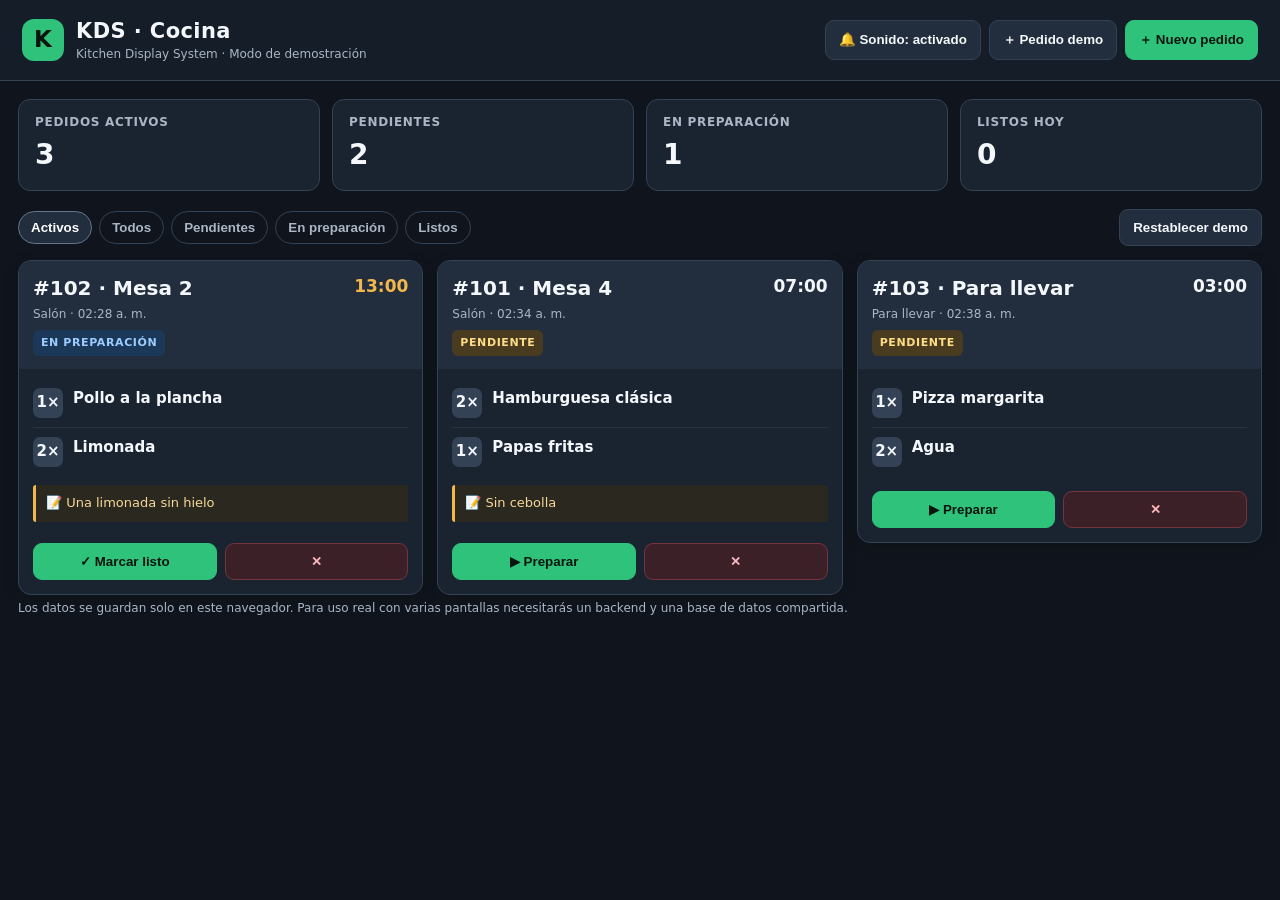
<file: index.html>
<!doctype html>
<html lang="es">
<head>
<meta charset="utf-8">
<meta name="viewport" content="width=device-width,initial-scale=1">
<title>KDS · Pantalla de cocina</title>
<link rel="stylesheet" href="./styles.css">
</head>
<body>
  <header>
    <div class="brand"><div class="logo">K</div><div><h1>KDS · Cocina</h1><div class="sub">Kitchen Display System · Modo de demostración</div></div></div>
    <div class="actions">
      <button class="btn" id="soundBtn" title="Activar o desactivar alertas">🔔 Sonido: activado</button>
      <button class="btn" id="demoBtn">＋ Pedido demo</button>
      <button class="btn primary" id="newBtn">＋ Nuevo pedido</button>
    </div>
  </header>
  <main>
    <section class="stats">
      <div class="stat"><span>Pedidos activos</span><strong id="activeCount">0</strong></div>
      <div class="stat"><span>Pendientes</span><strong id="pendingCount">0</strong></div>
      <div class="stat"><span>En preparación</span><strong id="prepCount">0</strong></div>
      <div class="stat"><span>Listos hoy</span><strong id="readyCount">0</strong></div>
    </section>
    <div class="toolbar">
      <div class="filters" id="filters">
        <button class="filter active" data-filter="active">Activos</button>
        <button class="filter" data-filter="all">Todos</button>
        <button class="filter" data-filter="pending">Pendientes</button>
        <button class="filter" data-filter="preparing">En preparación</button>
        <button class="filter" data-filter="ready">Listos</button>
      </div>
      <div class="actions"><button class="btn" id="resetBtn">Restablecer demo</button></div>
    </div>
    <section class="board" id="board" aria-live="polite"></section>
    <p class="hint">Los datos se guardan solo en este navegador. Para uso real con varias pantallas necesitarás un backend y una base de datos compartida.</p>
  </main>
  
  <dialog id="orderDialog">
    <form id="orderForm">
      <div class="modal-head"><h2>Crear pedido</h2><button type="button" class="btn" id="closeDialog">✕</button></div>
      <div class="modal-body">
        <div class="two">
          <div class="field"><label for="table">Mesa / destino</label><input id="table" placeholder="Ej. Mesa 4 o Para llevar" required maxlength="40"></div>
          <div class="field"><label for="channel">Canal</label><select id="channel"><option>Salón</option><option>Para llevar</option><option>Delivery</option></select></div>
        </div>
        <div class="field"><label>Productos</label><div id="productRows"></div><button type="button" class="btn" id="addProduct">＋ Agregar producto</button></div>
        <div class="field"><label for="notes">Notas para cocina (opcional)</label><textarea id="notes" placeholder="Ej. Sin cebolla, alergia a..."></textarea></div>
        <div class="hint">Agrega al menos un producto y una cantidad válida por línea.</div>
      </div>
      <div class="modal-foot"><button type="button" class="btn" id="cancelDialog">Cancelar</button><button type="submit" class="btn primary">Enviar a cocina</button></div>
    </form>
  </dialog>
  <div class="toast" id="toast"></div>

  <!-- uso de conmit -->



  <script src="./app.js" defer></script>
</body>
</html>
</file>
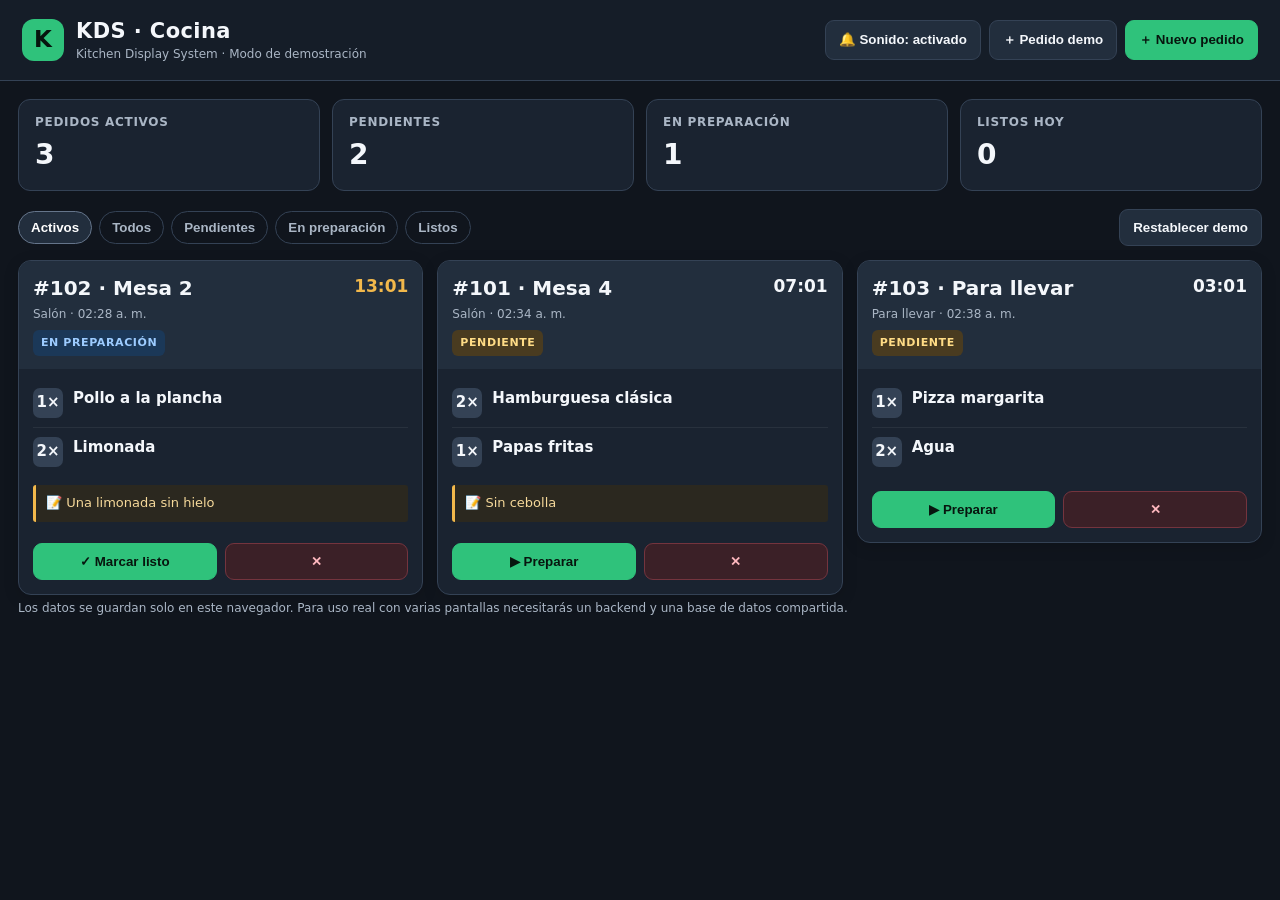
<file: kds_demo.html>
<!doctype html>
<html lang="es">
<head>
<meta charset="utf-8">
<meta name="viewport" content="width=device-width,initial-scale=1">
<title>KDS · Pantalla de cocina</title>
<style>
:root{--bg:#10151d;--panel:#1a2330;--panel2:#222e3d;--text:#f4f7fb;--muted:#aab6c5;--line:#344255;--green:#2fc27b;--yellow:#f2b84b;--red:#ff6868;--blue:#69a9ff}
*{box-sizing:border-box}body{margin:0;background:var(--bg);color:var(--text);font:15px/1.45 system-ui,-apple-system,Segoe UI,Roboto,Arial,sans-serif}
header{display:flex;gap:16px;align-items:center;justify-content:space-between;padding:16px 22px;background:#151d28;border-bottom:1px solid var(--line);position:sticky;top:0;z-index:5}
.brand{display:flex;align-items:center;gap:12px}.logo{display:grid;place-items:center;width:42px;height:42px;border-radius:12px;background:var(--green);color:#07150e;font-size:23px;font-weight:900}.brand h1{margin:0;font-size:21px;letter-spacing:.4px}.sub{font-size:12px;color:var(--muted)}
.actions{display:flex;gap:8px;flex-wrap:wrap}.btn{border:1px solid var(--line);background:var(--panel2);color:var(--text);padding:10px 13px;border-radius:9px;font-weight:700;cursor:pointer}.btn:hover{filter:brightness(1.13)}.btn.primary{background:var(--green);border-color:var(--green);color:#07150e}.btn.warn{background:#382b19;border-color:#735626;color:#ffd783}.btn.danger{background:#3b2027;border-color:#74343e;color:#ffb8bf}
main{max-width:1500px;margin:auto;padding:18px}.stats{display:grid;grid-template-columns:repeat(4,minmax(0,1fr));gap:12px;margin-bottom:18px}.stat{background:var(--panel);border:1px solid var(--line);border-radius:12px;padding:14px 16px}.stat span{display:block;color:var(--muted);font-size:12px;font-weight:700;text-transform:uppercase;letter-spacing:.7px}.stat strong{display:block;font-size:28px;margin-top:4px}
.toolbar{display:flex;justify-content:space-between;align-items:center;gap:12px;flex-wrap:wrap;margin-bottom:14px}.filters{display:flex;gap:7px;flex-wrap:wrap}.filter{padding:8px 12px;border:1px solid var(--line);background:transparent;color:var(--muted);border-radius:999px;cursor:pointer;font-weight:700}.filter.active{background:var(--panel2);color:white;border-color:#65758b}.board{display:grid;grid-template-columns:repeat(3,minmax(0,1fr));gap:14px;align-items:start}
.order{background:var(--panel);border:1px solid var(--line);border-radius:13px;overflow:hidden;box-shadow:0 4px 16px #0002}.order.late{border-color:var(--red);box-shadow:0 0 0 1px #ff686844}.order-head{padding:13px 14px;background:var(--panel2);display:flex;justify-content:space-between;gap:10px;align-items:flex-start}.order-no{font-size:20px;font-weight:900}.order-meta{font-size:12px;color:var(--muted);margin-top:3px}.timer{font-size:17px;font-weight:900;font-variant-numeric:tabular-nums;white-space:nowrap}.timer.late{color:var(--red)}.timer.medium{color:var(--yellow)}.items{padding:10px 14px 4px}.item{display:flex;gap:10px;align-items:flex-start;padding:9px 0;border-bottom:1px solid #ffffff10}.item:last-child{border-bottom:0}.qty{min-width:30px;height:30px;display:grid;place-items:center;background:#344255;border-radius:7px;font-weight:900}.item-name{font-weight:750}.item-note{font-size:12px;color:#ffd783;margin-top:3px}.order-note{margin:5px 14px 10px;padding:9px 10px;border-left:3px solid var(--yellow);background:#2b281f;color:#f6d99a;font-size:13px;border-radius:3px}.order-foot{padding:11px 14px 14px;display:flex;gap:8px}.order-foot .btn{flex:1}.status{font-size:11px;font-weight:900;text-transform:uppercase;letter-spacing:.6px;padding:5px 8px;border-radius:6px;display:inline-block;margin-top:7px}.status.pending{background:#493b20;color:#ffdc86}.status.preparing{background:#1b3858;color:#9dccff}.status.ready{background:#173e2d;color:#8af0b7}
.empty{grid-column:1/-1;text-align:center;padding:60px 20px;border:1px dashed var(--line);border-radius:14px;color:var(--muted)}.empty strong{display:block;color:var(--text);font-size:20px;margin-bottom:6px}
dialog{width:min(560px,calc(100% - 24px));border:1px solid var(--line);border-radius:15px;padding:0;background:var(--panel);color:var(--text);box-shadow:0 20px 80px #0009}dialog::backdrop{background:#0009}.modal-head{display:flex;justify-content:space-between;align-items:center;padding:17px 20px;border-bottom:1px solid var(--line)}.modal-head h2{margin:0;font-size:19px}.modal-body{padding:18px 20px}.field{display:flex;flex-direction:column;gap:6px;margin-bottom:13px}.field label{font-size:12px;color:var(--muted);font-weight:800;text-transform:uppercase;letter-spacing:.5px}.field input,.field select,.field textarea{width:100%;background:#101720;color:var(--text);border:1px solid var(--line);padding:11px;border-radius:8px;font:inherit}.field textarea{min-height:65px;resize:vertical}.two{display:grid;grid-template-columns:1fr 1fr;gap:12px}.product-row{display:grid;grid-template-columns:1fr 76px;gap:8px;margin-bottom:8px}.modal-foot{display:flex;justify-content:flex-end;gap:8px;padding:0 20px 18px}.hint{font-size:12px;color:var(--muted);margin-top:5px}.toast{position:fixed;bottom:18px;left:50%;transform:translateX(-50%);background:#eafbf2;color:#0c2b1a;padding:11px 16px;border-radius:10px;font-weight:800;box-shadow:0 6px 30px #0005;z-index:20;display:none}
@media(max-width:1000px){.board{grid-template-columns:repeat(2,minmax(0,1fr))}.stats{grid-template-columns:repeat(2,minmax(0,1fr))}}@media(max-width:640px){header{align-items:flex-start;flex-direction:column}.board{grid-template-columns:1fr}.stats{gap:8px}.stat{padding:11px}.stat strong{font-size:23px}main{padding:12px}.two{grid-template-columns:1fr}.brand h1{font-size:19px}}
</style>
</head>
<body>
<header>
  <div class="brand"><div class="logo">K</div><div><h1>KDS · Cocina</h1><div class="sub">Kitchen Display System · Modo de demostración</div></div></div>
  <div class="actions">
    <button class="btn" id="soundBtn" title="Activar o desactivar alertas">🔔 Sonido: activado</button>
    <button class="btn" id="demoBtn">＋ Pedido demo</button>
    <button class="btn primary" id="newBtn">＋ Nuevo pedido</button>
  </div>
</header>
<main>
  <section class="stats">
    <div class="stat"><span>Pedidos activos</span><strong id="activeCount">0</strong></div>
    <div class="stat"><span>Pendientes</span><strong id="pendingCount">0</strong></div>
    <div class="stat"><span>En preparación</span><strong id="prepCount">0</strong></div>
    <div class="stat"><span>Listos hoy</span><strong id="readyCount">0</strong></div>
  </section>
  <div class="toolbar">
    <div class="filters" id="filters">
      <button class="filter active" data-filter="active">Activos</button>
      <button class="filter" data-filter="all">Todos</button>
      <button class="filter" data-filter="pending">Pendientes</button>
      <button class="filter" data-filter="preparing">En preparación</button>
      <button class="filter" data-filter="ready">Listos</button>
    </div>
    <div class="actions"><button class="btn" id="resetBtn">Restablecer demo</button></div>
  </div>
  <section class="board" id="board" aria-live="polite"></section>
  <p class="hint">Los datos se guardan solo en este navegador. Para uso real con varias pantallas necesitarás un backend y una base de datos compartida.</p>
</main>

<dialog id="orderDialog">
  <form id="orderForm">
    <div class="modal-head"><h2>Crear pedido</h2><button type="button" class="btn" id="closeDialog">✕</button></div>
    <div class="modal-body">
      <div class="two">
        <div class="field"><label for="table">Mesa / destino</label><input id="table" placeholder="Ej. Mesa 4 o Para llevar" required maxlength="40"></div>
        <div class="field"><label for="channel">Canal</label><select id="channel"><option>Salón</option><option>Para llevar</option><option>Delivery</option></select></div>
      </div>
      <div class="field"><label>Productos</label><div id="productRows"></div><button type="button" class="btn" id="addProduct">＋ Agregar producto</button></div>
      <div class="field"><label for="notes">Notas para cocina (opcional)</label><textarea id="notes" placeholder="Ej. Sin cebolla, alergia a..."></textarea></div>
      <div class="hint">Agrega al menos un producto y una cantidad válida por línea.</div>
    </div>
    <div class="modal-foot"><button type="button" class="btn" id="cancelDialog">Cancelar</button><button type="submit" class="btn primary">Enviar a cocina</button></div>
  </form>
</dialog>
<div class="toast" id="toast"></div>
<script>
(() => {
  const STORAGE_KEY = 'demo-kds-orders-v1';
  const $ = id => document.getElementById(id);
  let filter = 'active';
  let soundOn = true;
  let orders = loadOrders();
  let productRowId = 0;

  function loadOrders() {
    try {
      const stored = localStorage.getItem(STORAGE_KEY);
      if (stored) return JSON.parse(stored);
    } catch (e) {}
    return [
      {id:101, table:'Mesa 4', channel:'Salón', createdAt:Date.now()-7*60000, status:'pending', notes:'Sin cebolla', items:[{name:'Hamburguesa clásica',qty:2},{name:'Papas fritas',qty:1}]},
      {id:102, table:'Mesa 2', channel:'Salón', createdAt:Date.now()-13*60000, status:'preparing', notes:'Una limonada sin hielo', items:[{name:'Pollo a la plancha',qty:1},{name:'Limonada',qty:2}]},
      {id:103, table:'Para llevar', channel:'Para llevar', createdAt:Date.now()-3*60000, status:'pending', notes:'', items:[{name:'Pizza margarita',qty:1},{name:'Agua',qty:2}]}
    ];
  }
  function save() { try { localStorage.setItem(STORAGE_KEY, JSON.stringify(orders)); } catch(e) {} }
  function escapeHtml(s) { return String(s).replace(/[&<>"']/g, c => ({'&':'&amp;','<':'&lt;','>':'&gt;','"':'&quot;',"'":'&#39;'}[c])); }
  function elapsed(ms) { const sec=Math.max(0,Math.floor(ms/1000)); const m=Math.floor(sec/60),s=sec%60; return `${String(m).padStart(2,'0')}:${String(s).padStart(2,'0')}`; }
  function statusLabel(s) { return ({pending:'Pendiente',preparing:'En preparación',ready:'Listo'})[s] || s; }
  function render() {
    const active=orders.filter(o=>o.status!=='ready');
    $('activeCount').textContent=active.length;
    $('pendingCount').textContent=orders.filter(o=>o.status==='pending').length;
    $('prepCount').textContent=orders.filter(o=>o.status==='preparing').length;
    $('readyCount').textContent=orders.filter(o=>o.status==='ready').length;
    const shown=orders.filter(o=>{
      if(filter==='active') return o.status!=='ready';
      if(filter==='all') return true;
      return o.status===filter;
    }).sort((a,b)=>{
      if(a.status==='ready'&&b.status!=='ready') return 1;
      if(b.status==='ready'&&a.status!=='ready') return -1;
      return a.createdAt-b.createdAt;
    });
    if(!shown.length) {
      $('board').innerHTML='<div class="empty"><strong>¡Todo al día!</strong>No hay pedidos en esta vista.</div>';
      return;
    }
    $('board').innerHTML=shown.map(o=>{
      const age=Date.now()-o.createdAt, late=age>=15*60000, medium=age>=8*60000;
      const items=o.items.map(i=>`<div class="item"><div class="qty">${i.qty}×</div><div><div class="item-name">${escapeHtml(i.name)}</div></div></div>`).join('');
      let next='';
      if(o.status==='pending') next=`<button class="btn primary" data-action="start" data-id="${o.id}">▶ Preparar</button>`;
      else if(o.status==='preparing') next=`<button class="btn primary" data-action="ready" data-id="${o.id}">✓ Marcar listo</button>`;
      else next=`<button class="btn" data-action="reopen" data-id="${o.id}">↶ Reabrir</button>`;
      return `<article class="order ${late&&o.status!=='ready'?'late':''}">
        <div class="order-head"><div><div class="order-no">#${o.id} · ${escapeHtml(o.table)}</div><div class="order-meta">${escapeHtml(o.channel)} · ${new Date(o.createdAt).toLocaleTimeString('es-SV',{hour:'2-digit',minute:'2-digit'})}</div><span class="status ${o.status}">${statusLabel(o.status)}</span></div>
        <div class="timer ${late&&o.status!=='ready'?'late':medium&&o.status!=='ready'?'medium':''}" data-time="${o.id}">${elapsed(age)}</div></div>
        <div class="items">${items}</div>
        ${o.notes?`<div class="order-note">📝 ${escapeHtml(o.notes)}</div>`:''}
        <div class="order-foot">${next}<button class="btn danger" data-action="delete" data-id="${o.id}" title="Eliminar pedido">✕</button></div>
      </article>`;
    }).join('');
  }
  function toast(message) { const t=$('toast');t.textContent=message;t.style.display='block';clearTimeout(toast.timer);toast.timer=setTimeout(()=>t.style.display='none',2300); }
  function beep() { if(!soundOn) return; try { const C=window.AudioContext||window.webkitAudioContext;if(!C)return;const ctx=new C(),osc=ctx.createOscillator(),gain=ctx.createGain();osc.type='sine';osc.frequency.value=880;gain.gain.value=.08;osc.connect(gain);gain.connect(ctx.destination);osc.start();osc.stop(ctx.currentTime+.18);osc.onended=()=>ctx.close(); } catch(e) {} }
  function addOrder(data) {
    const id=orders.reduce((m,o)=>Math.max(m,Number(o.id)||0),100)+1;
    orders.push({id,createdAt:Date.now(),status:'pending',...data});
    save();filter='active';document.querySelectorAll('.filter').forEach(b=>b.classList.toggle('active',b.dataset.filter===filter));render();beep();toast(`Pedido #${id} enviado a cocina`);
  }
  function addProductRow(name='',qty=1) {
    const id=++productRowId, row=document.createElement('div');row.className='product-row';row.dataset.row=id;
    row.innerHTML=`<input class="product-name" aria-label="Producto" placeholder="Ej. Hamburguesa" value="${escapeHtml(name)}" maxlength="80" required><input class="product-qty" aria-label="Cantidad" type="number" min="1" max="99" value="${qty}" required>`;
    $('productRows').appendChild(row);
  }
  function openNewOrder() { $('orderForm').reset();$('productRows').innerHTML='';productRowId=0;addProductRow();$('orderDialog').showModal();$('table').focus(); }
  $('newBtn').addEventListener('click',openNewOrder);
  $('closeDialog').addEventListener('click',()=>$('orderDialog').close());
  $('cancelDialog').addEventListener('click',()=>$('orderDialog').close());
  $('addProduct').addEventListener('click',()=>addProductRow());
  $('orderForm').addEventListener('submit',e=>{
    e.preventDefault();
    const items=[...$('productRows').querySelectorAll('.product-row')].map(r=>({name:r.querySelector('.product-name').value.trim(),qty:Number(r.querySelector('.product-qty').value)})).filter(i=>i.name&&i.qty>0);
    if(!items.length){toast('Agrega al menos un producto');return;}
    addOrder({table:$('table').value.trim(),channel:$('channel').value,notes:$('notes').value.trim(),items});
    $('orderDialog').close();
  });
  $('filters').addEventListener('click',e=>{const b=e.target.closest('[data-filter]');if(!b)return;filter=b.dataset.filter;document.querySelectorAll('.filter').forEach(x=>x.classList.toggle('active',x===b));render();});
  $('board').addEventListener('click',e=>{
    const b=e.target.closest('[data-action]');if(!b)return;
    const id=Number(b.dataset.id),o=orders.find(x=>Number(x.id)===id);if(!o)return;
    switch(b.dataset.action){
      case 'start':o.status='preparing';toast(`Pedido #${id} en preparación`);break;
      case 'ready':o.status='ready';o.readyAt=Date.now();toast(`Pedido #${id} listo`);break;
      case 'reopen':o.status='pending';o.createdAt=Date.now();delete o.readyAt;toast(`Pedido #${id} reabierto`);break;
      case 'delete':if(!confirm(`¿Eliminar el pedido #${id}?`))return;orders=orders.filter(x=>Number(x.id)!==id);toast(`Pedido #${id} eliminado`);break;
    }
    save();render();
  });
  $('demoBtn').addEventListener('click',()=>addOrder({table:['Mesa 1','Mesa 6','Para llevar'][Math.floor(Math.random()*3)],channel:'Salón',notes:'',items:[{name:'Combo de la casa',qty:1},{name:'Papas fritas',qty:1}]}));
  $('soundBtn').addEventListener('click',()=>{soundOn=!soundOn;$('soundBtn').textContent=`🔔 Sonido: ${soundOn?'activado':'desactivado'}`;if(soundOn)beep();});
  $('resetBtn').addEventListener('click',()=>{if(!confirm('¿Restablecer los pedidos de demostración? Se borrarán los pedidos actuales.'))return;orders=[
    {id:101,table:'Mesa 4',channel:'Salón',createdAt:Date.now()-7*60000,status:'pending',notes:'Sin cebolla',items:[{name:'Hamburguesa clásica',qty:2},{name:'Papas fritas',qty:1}]},
    {id:102,table:'Mesa 2',channel:'Salón',createdAt:Date.now()-13*60000,status:'preparing',notes:'Una limonada sin hielo',items:[{name:'Pollo a la plancha',qty:1},{name:'Limonada',qty:2}]},
    {id:103,table:'Para llevar',channel:'Para llevar',createdAt:Date.now()-3*60000,status:'pending',notes:'',items:[{name:'Pizza margarita',qty:1},{name:'Agua',qty:2}]}
  ];filter='active';document.querySelectorAll('.filter').forEach(b=>b.classList.toggle('active',b.dataset.filter===filter));save();render();toast('Demo restablecida');});
  // Actualiza cronómetros sin reconstruir las tarjetas.
  setInterval(()=>{document.querySelectorAll('[data-time]').forEach(el=>{const o=orders.find(x=>String(x.id)===el.dataset.time);if(!o)return;const age=Date.now()-o.createdAt;el.textContent=elapsed(age);el.classList.toggle('late',age>=15*60000&&o.status!=='ready');el.classList.toggle('medium',age>=8*60000&&age<15*60000&&o.status!=='ready');const card=el.closest('.order');if(card)card.classList.toggle('late',age>=15*60000&&o.status!=='ready');});},1000);
  render();
})();
</script>
</body>
</html>
</file>
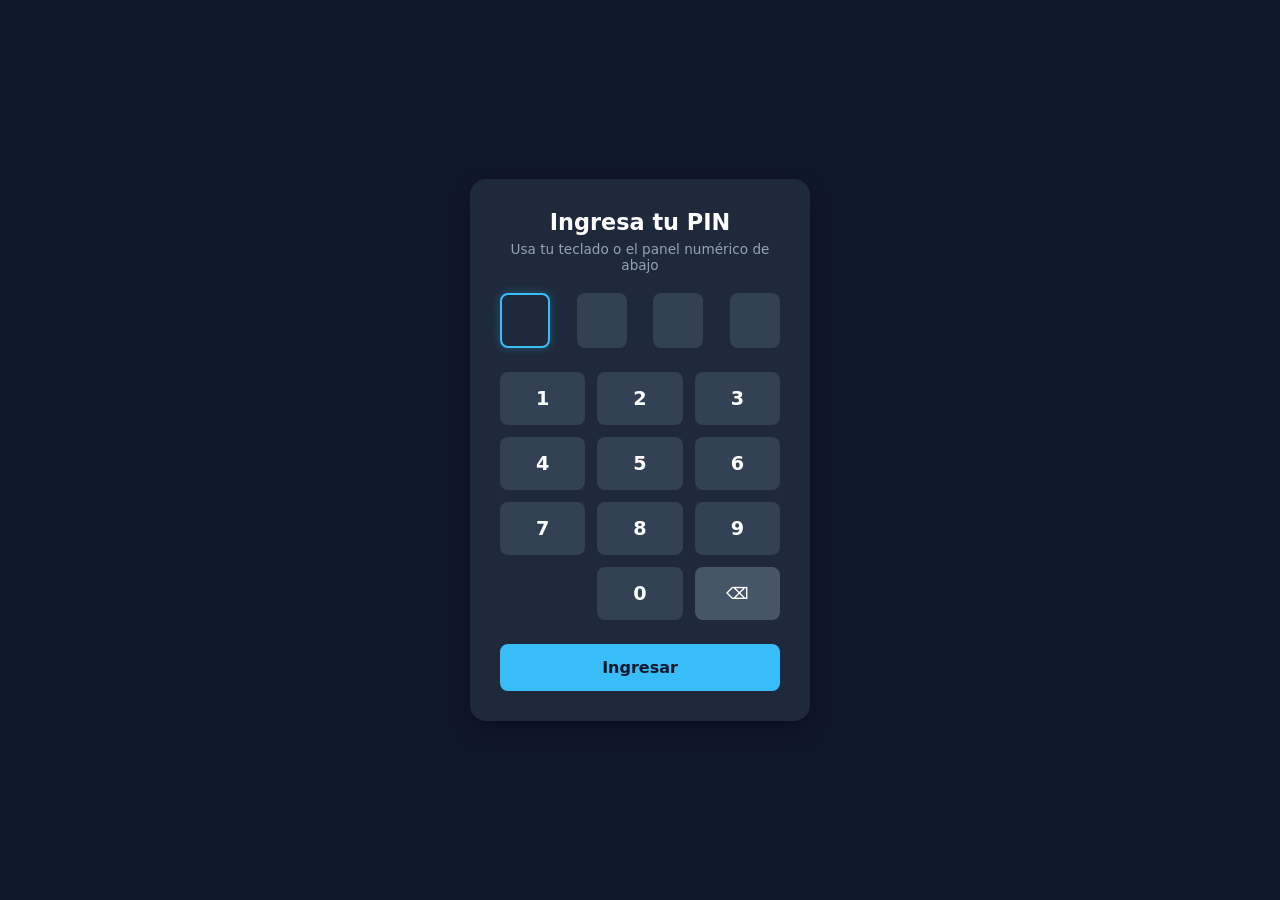
<file: usuario_mesero.html>
<!DOCTYPE html>
<html lang="es">
<head>
  <meta charset="UTF-8">
  <meta name="viewport" content="width=device-width, initial-scale=1.0">
  <title>Acceso con PIN y Teclado Virtual</title>
  <style>
    * {
      box-sizing: border-box;
      margin: 0;
      padding: 0;
      font-family: 'Segoe UI', system-ui, sans-serif;
    }

    body {
      background-color: #0f172a;
      display: flex;
      justify-content: center;
      align-items: center;
      min-height: 100vh;
      padding: 20px;
    }

    .login-container {
      background-color: #1e293b;
      padding: 30px;
      border-radius: 16px;
      box-shadow: 0 10px 25px rgba(0, 0, 0, 0.3);
      width: 100%;
      max-width: 340px;
      text-align: center;
    }

    .login-container h2 {
      color: #ffffff;
      font-size: 1.4rem;
      margin-bottom: 6px;
    }

    .login-container p {
      color: #94a3b8;
      font-size: 0.85rem;
      margin-bottom: 20px;
    }

    /* Campos de entrada del PIN */
    .pin-group {
      display: flex;
      justify-content: space-between;
      gap: 10px;
      margin-bottom: 24px;
    }

    .pin-input {
      width: 50px;
      height: 55px;
      background-color: #334155;
      border: 2px solid transparent;
      border-radius: 8px;
      font-size: 1.4rem;
      font-weight: bold;
      color: #ffffff;
      text-align: center;
      outline: none;
      transition: all 0.2s ease;
    }

    .pin-input::-webkit-outer-spin-button,
    .pin-input::-webkit-inner-spin-button {
      -webkit-appearance: none;
      margin: 0;
    }

    .pin-input:focus {
      border-color: #38bdf8;
      background-color: #1e293b;
      box-shadow: 0 0 10px rgba(56, 189, 248, 0.3);
    }

    /* Teclado numérico en pantalla */
    .virtual-keyboard {
      display: grid;
      grid-template-columns: repeat(3, 1fr);
      gap: 12px;
      margin-bottom: 24px;
    }

    .key {
      background-color: #334155;
      color: #ffffff;
      border: none;
      border-radius: 8px;
      padding: 15px 0;
      font-size: 1.2rem;
      font-weight: 600;
      cursor: pointer;
      transition: background-color 0.15s, transform 0.1s;
      user-select: none; /* Evita que se seleccione el texto al hacer clics rápidos */
    }

    .key:hover {
      background-color: #475569;
    }

    .key:active {
      transform: scale(0.95);
      background-color: #38bdf8;
      color: #0f172a;
    }

    /* Estilo especial para la tecla borrar */
    .key.delete-key {
      background-color: #475569;
      font-size: 1rem;
    }
    
    .key.delete-key:hover {
      background-color: #ef4444;
    }

    /* Botón de enviar */
    .btn-submit {
      width: 100%;
      padding: 14px;
      background-color: #38bdf8;
      color: #0f172a;
      border: none;
      border-radius: 8px;
      font-size: 1rem;
      font-weight: bold;
      cursor: pointer;
      transition: background-color 0.2s ease;
    }

    .btn-submit:hover {
      background-color: #0ea5e9;
    }
  </style>
</head>
<body>

  <div class="login-container">
    <h2>Ingresa tu PIN</h2>
    <p>Usa tu teclado o el panel numérico de abajo</p>
    
    <form id="pin-form" action="/verificar-pin.php" method="POST">
      <!-- Inputs del PIN -->
      <div class="pin-group">
        <input type="number" class="pin-input" maxlength="1" inputmode="numeric" required autocomplete="off">
        <input type="number" class="pin-input" maxlength="1" inputmode="numeric" required autocomplete="off">
        <input type="number" class="pin-input" maxlength="1" inputmode="numeric" required autocomplete="off">
        <input type="number" class="pin-input" maxlength="1" inputmode="numeric" required autocomplete="off">
      </div>

      <!-- Teclado Virtual de Pantalla -->
      <div class="virtual-keyboard">
        <button type="button" class="key" data-value="1">1</button>
        <button type="button" class="key" data-value="2">2</button>
        <button type="button" class="key" data-value="3">3</button>
        
        <button type="button" class="key" data-value="4">4</button>
        <button type="button" class="key" data-value="5">5</button>
        <button type="button" class="key" data-value="6">6</button>
        
        <button type="button" class="key" data-value="7">7</button>
        <button type="button" class="key" data-value="8">8</button>
        <button type="button" class="key" data-value="9">9</button>
        
        <!-- Espacio vacío por estética -->
        <div></div> 
        <button type="button" class="key" data-value="0">0</button>
        <button type="button" class="key delete-key" data-value="backspace">⌫</button>
      </div>

      <button type="submit" class="btn-submit">Ingresar</button>
    </form>
  </div>

  <script>
    const inputs = document.querySelectorAll('.pin-input');
    const keyboard = document.querySelector('.virtual-keyboard');

    // Función para obtener el índice del input que tiene el foco actual
    // Si ninguno lo tiene, busca el primer campo vacío disponible
    function getActiveInputIndex() {
      const active = document.activeElement;
      const index = Array.from(inputs).indexOf(active);
      if (index !== -1) return index;
      
      for (let i = 0; i < inputs.length; i++) {
        if (inputs[i].value === "") return i;
      }
      return inputs.length - 1;
    }

    // --- 1. LÓGICA PARA EL TECLADO FÍSICO ---
    inputs.forEach((input, index) => {
      input.addEventListener('input', (e) => {
        if (input.value.length > 1) {
          input.value = input.value.slice(0, 1);
        }
        if (input.value !== "" && index < inputs.length - 1) {
          inputs[index + 1].focus();
        }
      });

      input.addEventListener('keydown', (e) => {
        if (e.key === "Backspace" && input.value === "" && index > 0) {
          inputs[index - 1].focus();
        }
      });
    });

    // --- 2. LÓGICA PARA EL TECLADO EN PANTALLA (MOUSE) ---
    keyboard.addEventListener('click', (e) => {
      // Nos aseguramos de capturar el clic solo en los botones del teclado
      const button = e.target.closest('.key');
      if (!button) return;

      const value = button.getAttribute('data-value');
      let currentIndex = getActiveInputIndex();

      if (value === 'backspace') {
        // Lógica de borrado con el mouse
        if (inputs[currentIndex].value !== "") {
          inputs[currentIndex].value = "";
          inputs[currentIndex].focus();
        } else if (currentIndex > 0) {
          inputs[currentIndex - 1].value = "";
          inputs[currentIndex - 1].focus();
        }
      } else {
        // Lógica de inserción de números con el mouse
        if (inputs[currentIndex].value === "") {
          inputs[currentIndex].value = value;
          if (currentIndex < inputs.length - 1) {
            inputs[currentIndex + 1].focus();
          } else {
            inputs[currentIndex].focus(); // Mantiene el foco en el último si ya se llenó
          }
        } else if (currentIndex < inputs.length - 1 && inputs[currentIndex + 1].value === "") {
          inputs[currentIndex + 1].value = value;
          inputs[currentIndex + 1].focus();
        }
      }
    });

    // Enfocar automáticamente el primer cuadro al cargar la página
    window.addEventListener('DOMContentLoaded', () => {
      inputs[0].focus();
    });
  </script>

</body>
</html>
</file>
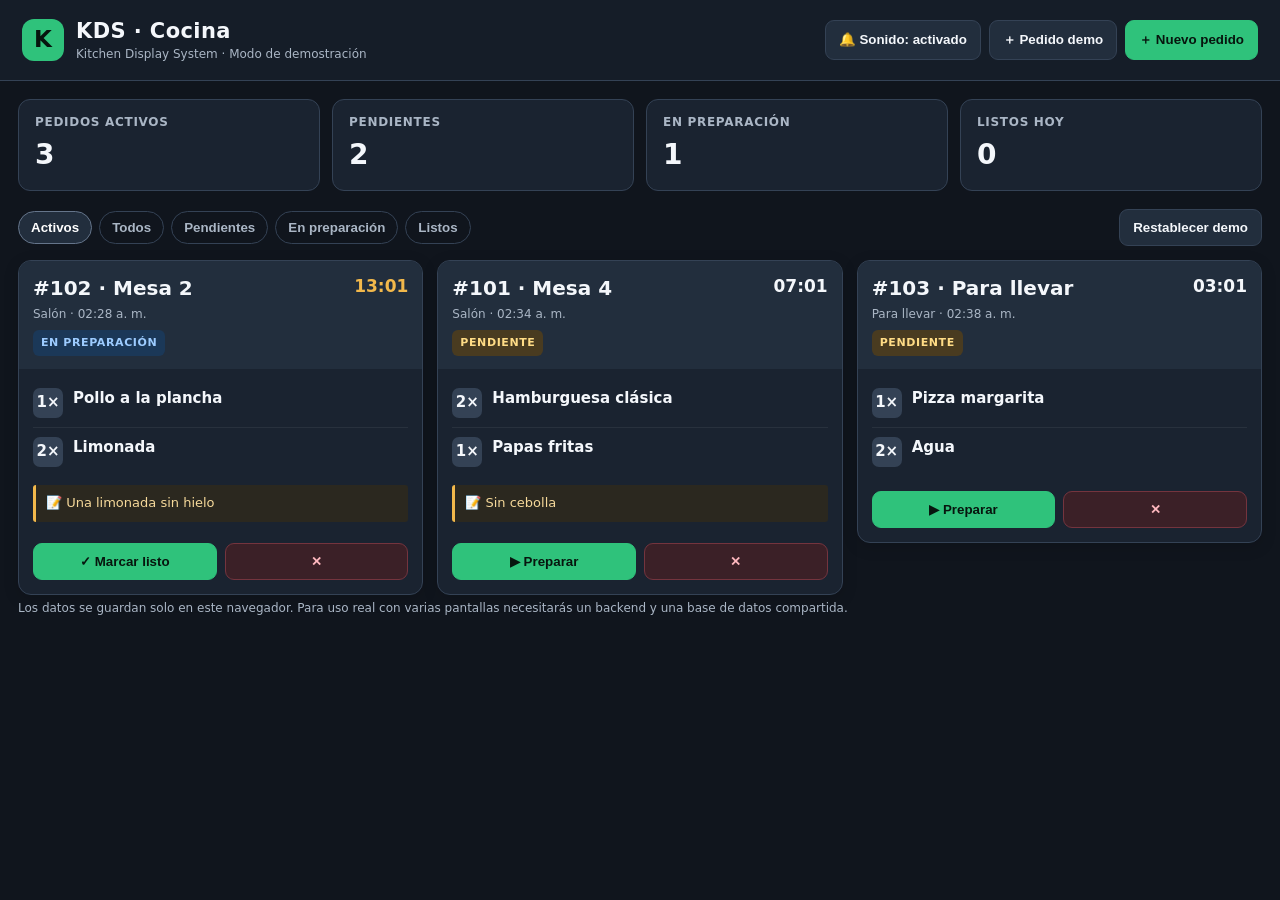
<file: documentacion_agil/kds_demo.html>
<!doctype html>
<html lang="es">
<head>
<meta charset="utf-8">
<meta name="viewport" content="width=device-width,initial-scale=1">
<title>KDS · Pantalla de cocina</title>
<style>
:root{--bg:#10151d;--panel:#1a2330;--panel2:#222e3d;--text:#f4f7fb;--muted:#aab6c5;--line:#344255;--green:#2fc27b;--yellow:#f2b84b;--red:#ff6868;--blue:#69a9ff}
*{box-sizing:border-box}body{margin:0;background:var(--bg);color:var(--text);font:15px/1.45 system-ui,-apple-system,Segoe UI,Roboto,Arial,sans-serif}
header{display:flex;gap:16px;align-items:center;justify-content:space-between;padding:16px 22px;background:#151d28;border-bottom:1px solid var(--line);position:sticky;top:0;z-index:5}
.brand{display:flex;align-items:center;gap:12px}.logo{display:grid;place-items:center;width:42px;height:42px;border-radius:12px;background:var(--green);color:#07150e;font-size:23px;font-weight:900}.brand h1{margin:0;font-size:21px;letter-spacing:.4px}.sub{font-size:12px;color:var(--muted)}
.actions{display:flex;gap:8px;flex-wrap:wrap}.btn{border:1px solid var(--line);background:var(--panel2);color:var(--text);padding:10px 13px;border-radius:9px;font-weight:700;cursor:pointer}.btn:hover{filter:brightness(1.13)}.btn.primary{background:var(--green);border-color:var(--green);color:#07150e}.btn.warn{background:#382b19;border-color:#735626;color:#ffd783}.btn.danger{background:#3b2027;border-color:#74343e;color:#ffb8bf}
main{max-width:1500px;margin:auto;padding:18px}.stats{display:grid;grid-template-columns:repeat(4,minmax(0,1fr));gap:12px;margin-bottom:18px}.stat{background:var(--panel);border:1px solid var(--line);border-radius:12px;padding:14px 16px}.stat span{display:block;color:var(--muted);font-size:12px;font-weight:700;text-transform:uppercase;letter-spacing:.7px}.stat strong{display:block;font-size:28px;margin-top:4px}
.toolbar{display:flex;justify-content:space-between;align-items:center;gap:12px;flex-wrap:wrap;margin-bottom:14px}.filters{display:flex;gap:7px;flex-wrap:wrap}.filter{padding:8px 12px;border:1px solid var(--line);background:transparent;color:var(--muted);border-radius:999px;cursor:pointer;font-weight:700}.filter.active{background:var(--panel2);color:white;border-color:#65758b}.board{display:grid;grid-template-columns:repeat(3,minmax(0,1fr));gap:14px;align-items:start}
.order{background:var(--panel);border:1px solid var(--line);border-radius:13px;overflow:hidden;box-shadow:0 4px 16px #0002}.order.late{border-color:var(--red);box-shadow:0 0 0 1px #ff686844}.order-head{padding:13px 14px;background:var(--panel2);display:flex;justify-content:space-between;gap:10px;align-items:flex-start}.order-no{font-size:20px;font-weight:900}.order-meta{font-size:12px;color:var(--muted);margin-top:3px}.timer{font-size:17px;font-weight:900;font-variant-numeric:tabular-nums;white-space:nowrap}.timer.late{color:var(--red)}.timer.medium{color:var(--yellow)}.items{padding:10px 14px 4px}.item{display:flex;gap:10px;align-items:flex-start;padding:9px 0;border-bottom:1px solid #ffffff10}.item:last-child{border-bottom:0}.qty{min-width:30px;height:30px;display:grid;place-items:center;background:#344255;border-radius:7px;font-weight:900}.item-name{font-weight:750}.item-note{font-size:12px;color:#ffd783;margin-top:3px}.order-note{margin:5px 14px 10px;padding:9px 10px;border-left:3px solid var(--yellow);background:#2b281f;color:#f6d99a;font-size:13px;border-radius:3px}.order-foot{padding:11px 14px 14px;display:flex;gap:8px}.order-foot .btn{flex:1}.status{font-size:11px;font-weight:900;text-transform:uppercase;letter-spacing:.6px;padding:5px 8px;border-radius:6px;display:inline-block;margin-top:7px}.status.pending{background:#493b20;color:#ffdc86}.status.preparing{background:#1b3858;color:#9dccff}.status.ready{background:#173e2d;color:#8af0b7}
.empty{grid-column:1/-1;text-align:center;padding:60px 20px;border:1px dashed var(--line);border-radius:14px;color:var(--muted)}.empty strong{display:block;color:var(--text);font-size:20px;margin-bottom:6px}
dialog{width:min(560px,calc(100% - 24px));border:1px solid var(--line);border-radius:15px;padding:0;background:var(--panel);color:var(--text);box-shadow:0 20px 80px #0009}dialog::backdrop{background:#0009}.modal-head{display:flex;justify-content:space-between;align-items:center;padding:17px 20px;border-bottom:1px solid var(--line)}.modal-head h2{margin:0;font-size:19px}.modal-body{padding:18px 20px}.field{display:flex;flex-direction:column;gap:6px;margin-bottom:13px}.field label{font-size:12px;color:var(--muted);font-weight:800;text-transform:uppercase;letter-spacing:.5px}.field input,.field select,.field textarea{width:100%;background:#101720;color:var(--text);border:1px solid var(--line);padding:11px;border-radius:8px;font:inherit}.field textarea{min-height:65px;resize:vertical}.two{display:grid;grid-template-columns:1fr 1fr;gap:12px}.product-row{display:grid;grid-template-columns:1fr 76px;gap:8px;margin-bottom:8px}.modal-foot{display:flex;justify-content:flex-end;gap:8px;padding:0 20px 18px}.hint{font-size:12px;color:var(--muted);margin-top:5px}.toast{position:fixed;bottom:18px;left:50%;transform:translateX(-50%);background:#eafbf2;color:#0c2b1a;padding:11px 16px;border-radius:10px;font-weight:800;box-shadow:0 6px 30px #0005;z-index:20;display:none}
@media(max-width:1000px){.board{grid-template-columns:repeat(2,minmax(0,1fr))}.stats{grid-template-columns:repeat(2,minmax(0,1fr))}}@media(max-width:640px){header{align-items:flex-start;flex-direction:column}.board{grid-template-columns:1fr}.stats{gap:8px}.stat{padding:11px}.stat strong{font-size:23px}main{padding:12px}.two{grid-template-columns:1fr}.brand h1{font-size:19px}}
</style>
</head>
<body>
<header>
  <div class="brand"><div class="logo">K</div><div><h1>KDS · Cocina</h1><div class="sub">Kitchen Display System · Modo de demostración</div></div></div>
  <div class="actions">
    <button class="btn" id="soundBtn" title="Activar o desactivar alertas">🔔 Sonido: activado</button>
    <button class="btn" id="demoBtn">＋ Pedido demo</button>
    <button class="btn primary" id="newBtn">＋ Nuevo pedido</button>
  </div>
</header>
<main>
  <section class="stats">
    <div class="stat"><span>Pedidos activos</span><strong id="activeCount">0</strong></div>
    <div class="stat"><span>Pendientes</span><strong id="pendingCount">0</strong></div>
    <div class="stat"><span>En preparación</span><strong id="prepCount">0</strong></div>
    <div class="stat"><span>Listos hoy</span><strong id="readyCount">0</strong></div>
  </section>
  <div class="toolbar">
    <div class="filters" id="filters">
      <button class="filter active" data-filter="active">Activos</button>
      <button class="filter" data-filter="all">Todos</button>
      <button class="filter" data-filter="pending">Pendientes</button>
      <button class="filter" data-filter="preparing">En preparación</button>
      <button class="filter" data-filter="ready">Listos</button>
    </div>
    <div class="actions"><button class="btn" id="resetBtn">Restablecer demo</button></div>
  </div>
  <section class="board" id="board" aria-live="polite"></section>
  <p class="hint">Los datos se guardan solo en este navegador. Para uso real con varias pantallas necesitarás un backend y una base de datos compartida.</p>
</main>

<dialog id="orderDialog">
  <form id="orderForm">
    <div class="modal-head"><h2>Crear pedido</h2><button type="button" class="btn" id="closeDialog">✕</button></div>
    <div class="modal-body">
      <div class="two">
        <div class="field"><label for="table">Mesa / destino</label><input id="table" placeholder="Ej. Mesa 4 o Para llevar" required maxlength="40"></div>
        <div class="field"><label for="channel">Canal</label><select id="channel"><option>Salón</option><option>Para llevar</option><option>Delivery</option></select></div>
      </div>
      <div class="field"><label>Productos</label><div id="productRows"></div><button type="button" class="btn" id="addProduct">＋ Agregar producto</button></div>
      <div class="field"><label for="notes">Notas para cocina (opcional)</label><textarea id="notes" placeholder="Ej. Sin cebolla, alergia a..."></textarea></div>
      <div class="hint">Agrega al menos un producto y una cantidad válida por línea.</div>
    </div>
    <div class="modal-foot"><button type="button" class="btn" id="cancelDialog">Cancelar</button><button type="submit" class="btn primary">Enviar a cocina</button></div>
  </form>
</dialog>
<div class="toast" id="toast"></div>



<script>
(() => {
  const STORAGE_KEY = 'demo-kds-orders-v1';
  const $ = id => document.getElementById(id);
  let filter = 'active';
  let soundOn = true;
  let orders = loadOrders();
  let productRowId = 0;

  function loadOrders() {
    try {
      const stored = localStorage.getItem(STORAGE_KEY);
      if (stored) return JSON.parse(stored);
    } catch (e) {}
    return [
      {id:101, table:'Mesa 4', channel:'Salón', createdAt:Date.now()-7*60000, status:'pending', notes:'Sin cebolla', items:[{name:'Hamburguesa clásica',qty:2},{name:'Papas fritas',qty:1}]},
      {id:102, table:'Mesa 2', channel:'Salón', createdAt:Date.now()-13*60000, status:'preparing', notes:'Una limonada sin hielo', items:[{name:'Pollo a la plancha',qty:1},{name:'Limonada',qty:2}]},
      {id:103, table:'Para llevar', channel:'Para llevar', createdAt:Date.now()-3*60000, status:'pending', notes:'', items:[{name:'Pizza margarita',qty:1},{name:'Agua',qty:2}]}
    ];
  }
  function save() { try { localStorage.setItem(STORAGE_KEY, JSON.stringify(orders)); } catch(e) {} }
  function escapeHtml(s) { return String(s).replace(/[&<>"']/g, c => ({'&':'&amp;','<':'&lt;','>':'&gt;','"':'&quot;',"'":'&#39;'}[c])); }
  function elapsed(ms) { const sec=Math.max(0,Math.floor(ms/1000)); const m=Math.floor(sec/60),s=sec%60; return `${String(m).padStart(2,'0')}:${String(s).padStart(2,'0')}`; }
  function statusLabel(s) { return ({pending:'Pendiente',preparing:'En preparación',ready:'Listo'})[s] || s; }
  function render() {
    const active=orders.filter(o=>o.status!=='ready');
    $('activeCount').textContent=active.length;
    $('pendingCount').textContent=orders.filter(o=>o.status==='pending').length;
    $('prepCount').textContent=orders.filter(o=>o.status==='preparing').length;
    $('readyCount').textContent=orders.filter(o=>o.status==='ready').length;
    const shown=orders.filter(o=>{
      if(filter==='active') return o.status!=='ready';
      if(filter==='all') return true;
      return o.status===filter;
    }).sort((a,b)=>{
      if(a.status==='ready'&&b.status!=='ready') return 1;
      if(b.status==='ready'&&a.status!=='ready') return -1;
      return a.createdAt-b.createdAt;
    });
    if(!shown.length) {
      $('board').innerHTML='<div class="empty"><strong>¡Todo al día!</strong>No hay pedidos en esta vista.</div>';
      return;
    }
    $('board').innerHTML=shown.map(o=>{
      const age=Date.now()-o.createdAt, late=age>=15*60000, medium=age>=8*60000;
      const items=o.items.map(i=>`<div class="item"><div class="qty">${i.qty}×</div><div><div class="item-name">${escapeHtml(i.name)}</div></div></div>`).join('');
      let next='';
      if(o.status==='pending') next=`<button class="btn primary" data-action="start" data-id="${o.id}">▶ Preparar</button>`;
      else if(o.status==='preparing') next=`<button class="btn primary" data-action="ready" data-id="${o.id}">✓ Marcar listo</button>`;
      else next=`<button class="btn" data-action="reopen" data-id="${o.id}">↶ Reabrir</button>`;
      return `<article class="order ${late&&o.status!=='ready'?'late':''}">
        <div class="order-head"><div><div class="order-no">#${o.id} · ${escapeHtml(o.table)}</div><div class="order-meta">${escapeHtml(o.channel)} · ${new Date(o.createdAt).toLocaleTimeString('es-SV',{hour:'2-digit',minute:'2-digit'})}</div><span class="status ${o.status}">${statusLabel(o.status)}</span></div>
        <div class="timer ${late&&o.status!=='ready'?'late':medium&&o.status!=='ready'?'medium':''}" data-time="${o.id}">${elapsed(age)}</div></div>
        <div class="items">${items}</div>
        ${o.notes?`<div class="order-note">📝 ${escapeHtml(o.notes)}</div>`:''}
        <div class="order-foot">${next}<button class="btn danger" data-action="delete" data-id="${o.id}" title="Eliminar pedido">✕</button></div>
      </article>`;
    }).join('');
  }
  function toast(message) { const t=$('toast');t.textContent=message;t.style.display='block';clearTimeout(toast.timer);toast.timer=setTimeout(()=>t.style.display='none',2300); }
  function beep() { if(!soundOn) return; try { const C=window.AudioContext||window.webkitAudioContext;if(!C)return;const ctx=new C(),osc=ctx.createOscillator(),gain=ctx.createGain();osc.type='sine';osc.frequency.value=880;gain.gain.value=.08;osc.connect(gain);gain.connect(ctx.destination);osc.start();osc.stop(ctx.currentTime+.18);osc.onended=()=>ctx.close(); } catch(e) {} }
  function addOrder(data) {
    const id=orders.reduce((m,o)=>Math.max(m,Number(o.id)||0),100)+1;
    orders.push({id,createdAt:Date.now(),status:'pending',...data});
    save();filter='active';document.querySelectorAll('.filter').forEach(b=>b.classList.toggle('active',b.dataset.filter===filter));render();beep();toast(`Pedido #${id} enviado a cocina`);
  }
  function addProductRow(name='',qty=1) {
    const id=++productRowId, row=document.createElement('div');row.className='product-row';row.dataset.row=id;
    row.innerHTML=`<input class="product-name" aria-label="Producto" placeholder="Ej. Hamburguesa" value="${escapeHtml(name)}" maxlength="80" required><input class="product-qty" aria-label="Cantidad" type="number" min="1" max="99" value="${qty}" required>`;
    $('productRows').appendChild(row);
  }
  function openNewOrder() { $('orderForm').reset();$('productRows').innerHTML='';productRowId=0;addProductRow();$('orderDialog').showModal();$('table').focus(); }
  $('newBtn').addEventListener('click',openNewOrder);
  $('closeDialog').addEventListener('click',()=>$('orderDialog').close());
  $('cancelDialog').addEventListener('click',()=>$('orderDialog').close());
  $('addProduct').addEventListener('click',()=>addProductRow());
  $('orderForm').addEventListener('submit',e=>{
    e.preventDefault();
    const items=[...$('productRows').querySelectorAll('.product-row')].map(r=>({name:r.querySelector('.product-name').value.trim(),qty:Number(r.querySelector('.product-qty').value)})).filter(i=>i.name&&i.qty>0);
    if(!items.length){toast('Agrega al menos un producto');return;}
    addOrder({table:$('table').value.trim(),channel:$('channel').value,notes:$('notes').value.trim(),items});
    $('orderDialog').close();
  });
  $('filters').addEventListener('click',e=>{const b=e.target.closest('[data-filter]');if(!b)return;filter=b.dataset.filter;document.querySelectorAll('.filter').forEach(x=>x.classList.toggle('active',x===b));render();});
  $('board').addEventListener('click',e=>{
    const b=e.target.closest('[data-action]');if(!b)return;
    const id=Number(b.dataset.id),o=orders.find(x=>Number(x.id)===id);if(!o)return;
    switch(b.dataset.action){
      case 'start':o.status='preparing';toast(`Pedido #${id} en preparación`);break;
      case 'ready':o.status='ready';o.readyAt=Date.now();toast(`Pedido #${id} listo`);break;
      case 'reopen':o.status='pending';o.createdAt=Date.now();delete o.readyAt;toast(`Pedido #${id} reabierto`);break;
      case 'delete':if(!confirm(`¿Eliminar el pedido #${id}?`))return;orders=orders.filter(x=>Number(x.id)!==id);toast(`Pedido #${id} eliminado`);break;
    }
    save();render();
  });
  $('demoBtn').addEventListener('click',()=>addOrder({table:['Mesa 1','Mesa 6','Para llevar'][Math.floor(Math.random()*3)],channel:'Salón',notes:'',items:[{name:'Combo de la casa',qty:1},{name:'Papas fritas',qty:1}]}));
  $('soundBtn').addEventListener('click',()=>{soundOn=!soundOn;$('soundBtn').textContent=`🔔 Sonido: ${soundOn?'activado':'desactivado'}`;if(soundOn)beep();});
  $('resetBtn').addEventListener('click',()=>{if(!confirm('¿Restablecer los pedidos de demostración? Se borrarán los pedidos actuales.'))return;orders=[
    {id:101,table:'Mesa 4',channel:'Salón',createdAt:Date.now()-7*60000,status:'pending',notes:'Sin cebolla',items:[{name:'Hamburguesa clásica',qty:2},{name:'Papas fritas',qty:1}]},
    {id:102,table:'Mesa 2',channel:'Salón',createdAt:Date.now()-13*60000,status:'preparing',notes:'Una limonada sin hielo',items:[{name:'Pollo a la plancha',qty:1},{name:'Limonada',qty:2}]},
    {id:103,table:'Para llevar',channel:'Para llevar',createdAt:Date.now()-3*60000,status:'pending',notes:'',items:[{name:'Pizza margarita',qty:1},{name:'Agua',qty:2}]}
  ];filter='active';document.querySelectorAll('.filter').forEach(b=>b.classList.toggle('active',b.dataset.filter===filter));save();render();toast('Demo restablecida');});
  // Actualiza cronómetros sin reconstruir las tarjetas.
  setInterval(()=>{document.querySelectorAll('[data-time]').forEach(el=>{const o=orders.find(x=>String(x.id)===el.dataset.time);if(!o)return;const age=Date.now()-o.createdAt;el.textContent=elapsed(age);el.classList.toggle('late',age>=15*60000&&o.status!=='ready');el.classList.toggle('medium',age>=8*60000&&age<15*60000&&o.status!=='ready');const card=el.closest('.order');if(card)card.classList.toggle('late',age>=15*60000&&o.status!=='ready');});},1000);
  render();
})();
</script>
</body>
</html>
</file>
<file: styles.css>
:root{--bg:#10151d;--panel:#1a2330;--panel2:#222e3d;--text:#f4f7fb;--muted:#aab6c5;--line:#344255;--green:#2fc27b;--yellow:#f2b84b;--red:#ff6868;--blue:#69a9ff}
*{box-sizing:border-box}body{margin:0;background:var(--bg);color:var(--text);font:15px/1.45 system-ui,-apple-system,Segoe UI,Roboto,Arial,sans-serif}
header{display:flex;gap:16px;align-items:center;justify-content:space-between;padding:16px 22px;background:#151d28;border-bottom:1px solid var(--line);position:sticky;top:0;z-index:5}
.brand{display:flex;align-items:center;gap:12px}.logo{display:grid;place-items:center;width:42px;height:42px;border-radius:12px;background:var(--green);color:#07150e;font-size:23px;font-weight:900}.brand h1{margin:0;font-size:21px;letter-spacing:.4px}.sub{font-size:12px;color:var(--muted)}
.actions{display:flex;gap:8px;flex-wrap:wrap}.btn{border:1px solid var(--line);background:var(--panel2);color:var(--text);padding:10px 13px;border-radius:9px;font-weight:700;cursor:pointer}.btn:hover{filter:brightness(1.13)}.btn.primary{background:var(--green);border-color:var(--green);color:#07150e}.btn.warn{background:#382b19;border-color:#735626;color:#ffd783}.btn.danger{background:#3b2027;border-color:#74343e;color:#ffb8bf}
main{max-width:1500px;margin:auto;padding:18px}.stats{display:grid;grid-template-columns:repeat(4,minmax(0,1fr));gap:12px;margin-bottom:18px}.stat{background:var(--panel);border:1px solid var(--line);border-radius:12px;padding:14px 16px}.stat span{display:block;color:var(--muted);font-size:12px;font-weight:700;text-transform:uppercase;letter-spacing:.7px}.stat strong{display:block;font-size:28px;margin-top:4px}
.toolbar{display:flex;justify-content:space-between;align-items:center;gap:12px;flex-wrap:wrap;margin-bottom:14px}.filters{display:flex;gap:7px;flex-wrap:wrap}.filter{padding:8px 12px;border:1px solid var(--line);background:transparent;color:var(--muted);border-radius:999px;cursor:pointer;font-weight:700}.filter.active{background:var(--panel2);color:white;border-color:#65758b}.board{display:grid;grid-template-columns:repeat(3,minmax(0,1fr));gap:14px;align-items:start}
.order{background:var(--panel);border:1px solid var(--line);border-radius:13px;overflow:hidden;box-shadow:0 4px 16px #0002}.order.late{border-color:var(--red);box-shadow:0 0 0 1px #ff686844}.order-head{padding:13px 14px;background:var(--panel2);display:flex;justify-content:space-between;gap:10px;align-items:flex-start}.order-no{font-size:20px;font-weight:900}.order-meta{font-size:12px;color:var(--muted);margin-top:3px}.timer{font-size:17px;font-weight:900;font-variant-numeric:tabular-nums;white-space:nowrap}.timer.late{color:var(--red)}.timer.medium{color:var(--yellow)}.items{padding:10px 14px 4px}.item{display:flex;gap:10px;align-items:flex-start;padding:9px 0;border-bottom:1px solid #ffffff10}.item:last-child{border-bottom:0}.qty{min-width:30px;height:30px;display:grid;place-items:center;background:#344255;border-radius:7px;font-weight:900}.item-name{font-weight:750}.item-note{font-size:12px;color:#ffd783;margin-top:3px}.order-note{margin:5px 14px 10px;padding:9px 10px;border-left:3px solid var(--yellow);background:#2b281f;color:#f6d99a;font-size:13px;border-radius:3px}.order-foot{padding:11px 14px 14px;display:flex;gap:8px}.order-foot .btn{flex:1}.status{font-size:11px;font-weight:900;text-transform:uppercase;letter-spacing:.6px;padding:5px 8px;border-radius:6px;display:inline-block;margin-top:7px}.status.pending{background:#493b20;color:#ffdc86}.status.preparing{background:#1b3858;color:#9dccff}.status.ready{background:#173e2d;color:#8af0b7}
.empty{grid-column:1/-1;text-align:center;padding:60px 20px;border:1px dashed var(--line);border-radius:14px;color:var(--muted)}.empty strong{display:block;color:var(--text);font-size:20px;margin-bottom:6px}
dialog{width:min(560px,calc(100% - 24px));border:1px solid var(--line);border-radius:15px;padding:0;background:var(--panel);color:var(--text);box-shadow:0 20px 80px #0009}dialog::backdrop{background:#0009}.modal-head{display:flex;justify-content:space-between;align-items:center;padding:17px 20px;border-bottom:1px solid var(--line)}.modal-head h2{margin:0;font-size:19px}.modal-body{padding:18px 20px}.field{display:flex;flex-direction:column;gap:6px;margin-bottom:13px}.field label{font-size:12px;color:var(--muted);font-weight:800;text-transform:uppercase;letter-spacing:.5px}.field input,.field select,.field textarea{width:100%;background:#101720;color:var(--text);border:1px solid var(--line);padding:11px;border-radius:8px;font:inherit}.field textarea{min-height:65px;resize:vertical}.two{display:grid;grid-template-columns:1fr 1fr;gap:12px}.product-row{display:grid;grid-template-columns:1fr 76px;gap:8px;margin-bottom:8px}.modal-foot{display:flex;justify-content:flex-end;gap:8px;padding:0 20px 18px}.hint{font-size:12px;color:var(--muted);margin-top:5px}.toast{position:fixed;bottom:18px;left:50%;transform:translateX(-50%);background:#eafbf2;color:#0c2b1a;padding:11px 16px;border-radius:10px;font-weight:800;box-shadow:0 6px 30px #0005;z-index:20;display:none}
@media(max-width:1000px){.board{grid-template-columns:repeat(2,minmax(0,1fr))}.stats{grid-template-columns:repeat(2,minmax(0,1fr))}}@media(max-width:640px){header{align-items:flex-start;flex-direction:column}.board{grid-template-columns:1fr}.stats{gap:8px}.stat{padding:11px}.stat strong{font-size:23px}main{padding:12px}.two{grid-template-columns:1fr}.brand h1{font-size:19px}}
</file>
